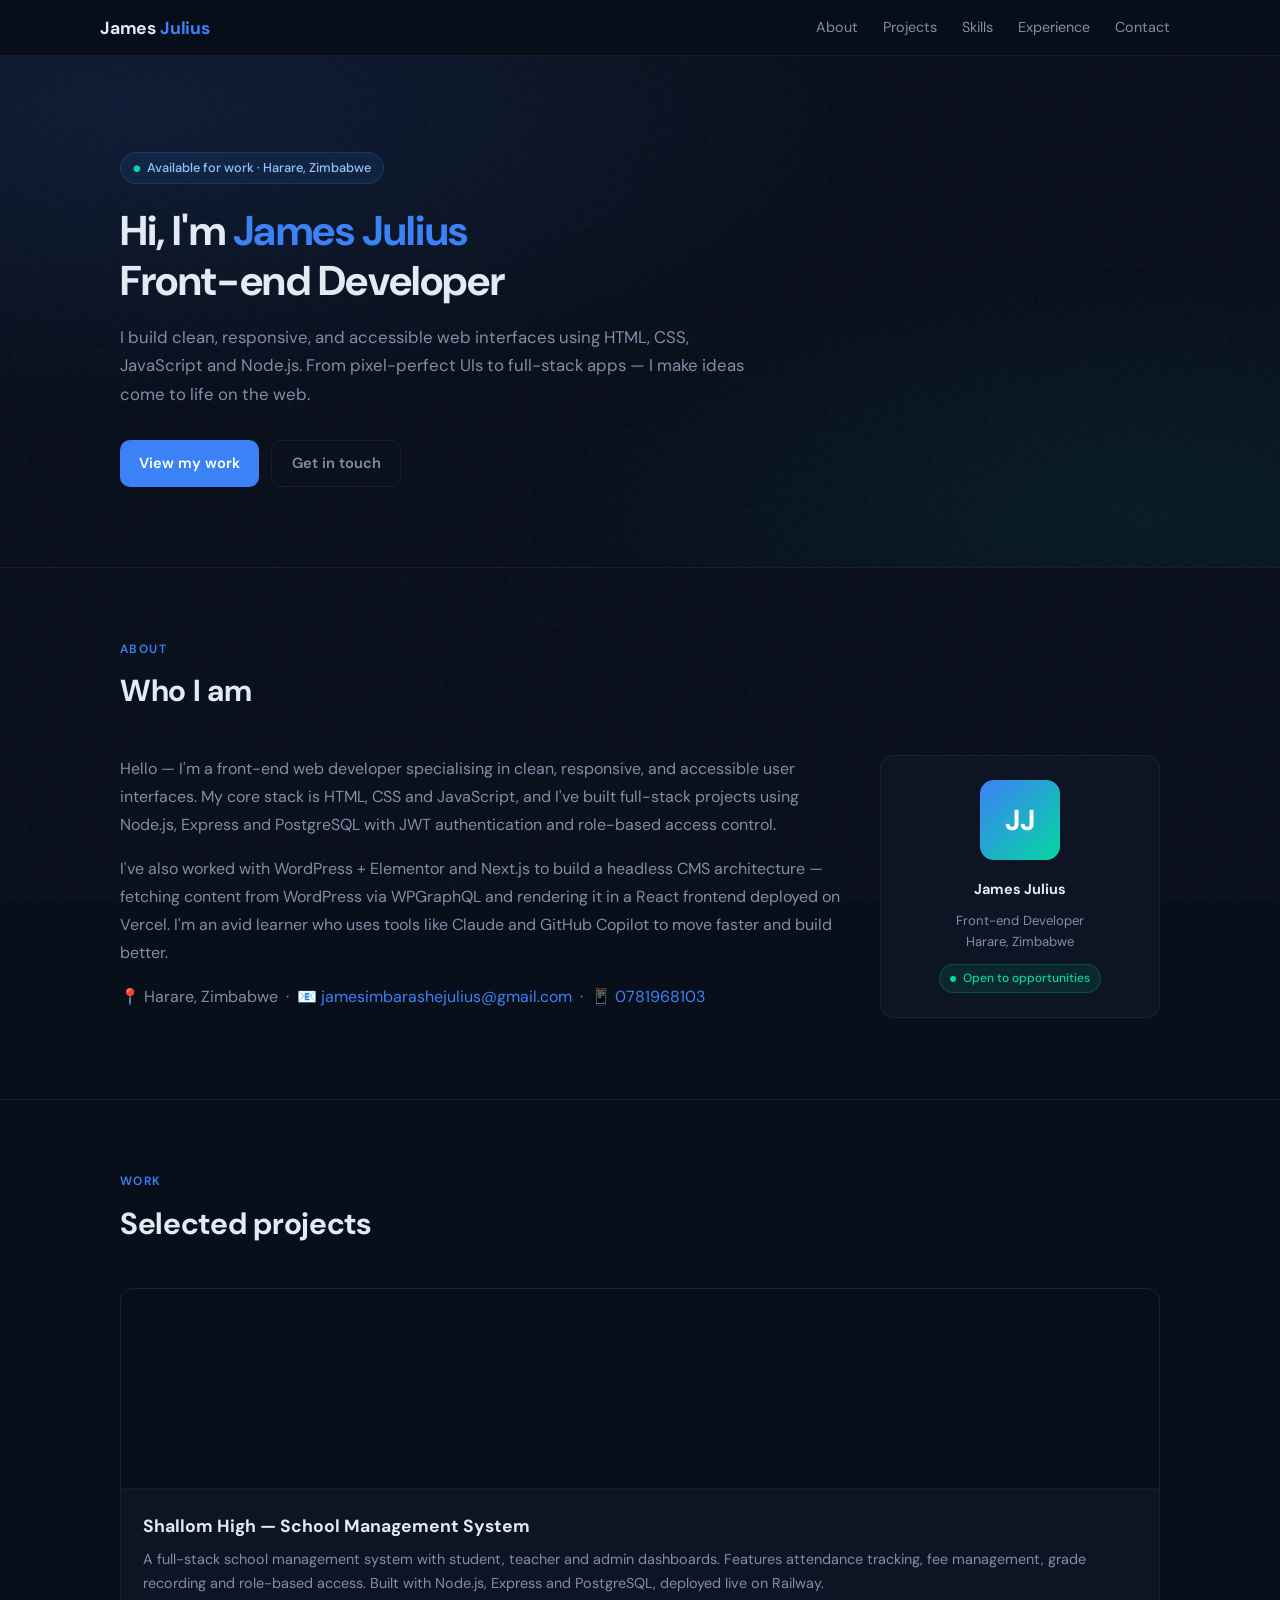
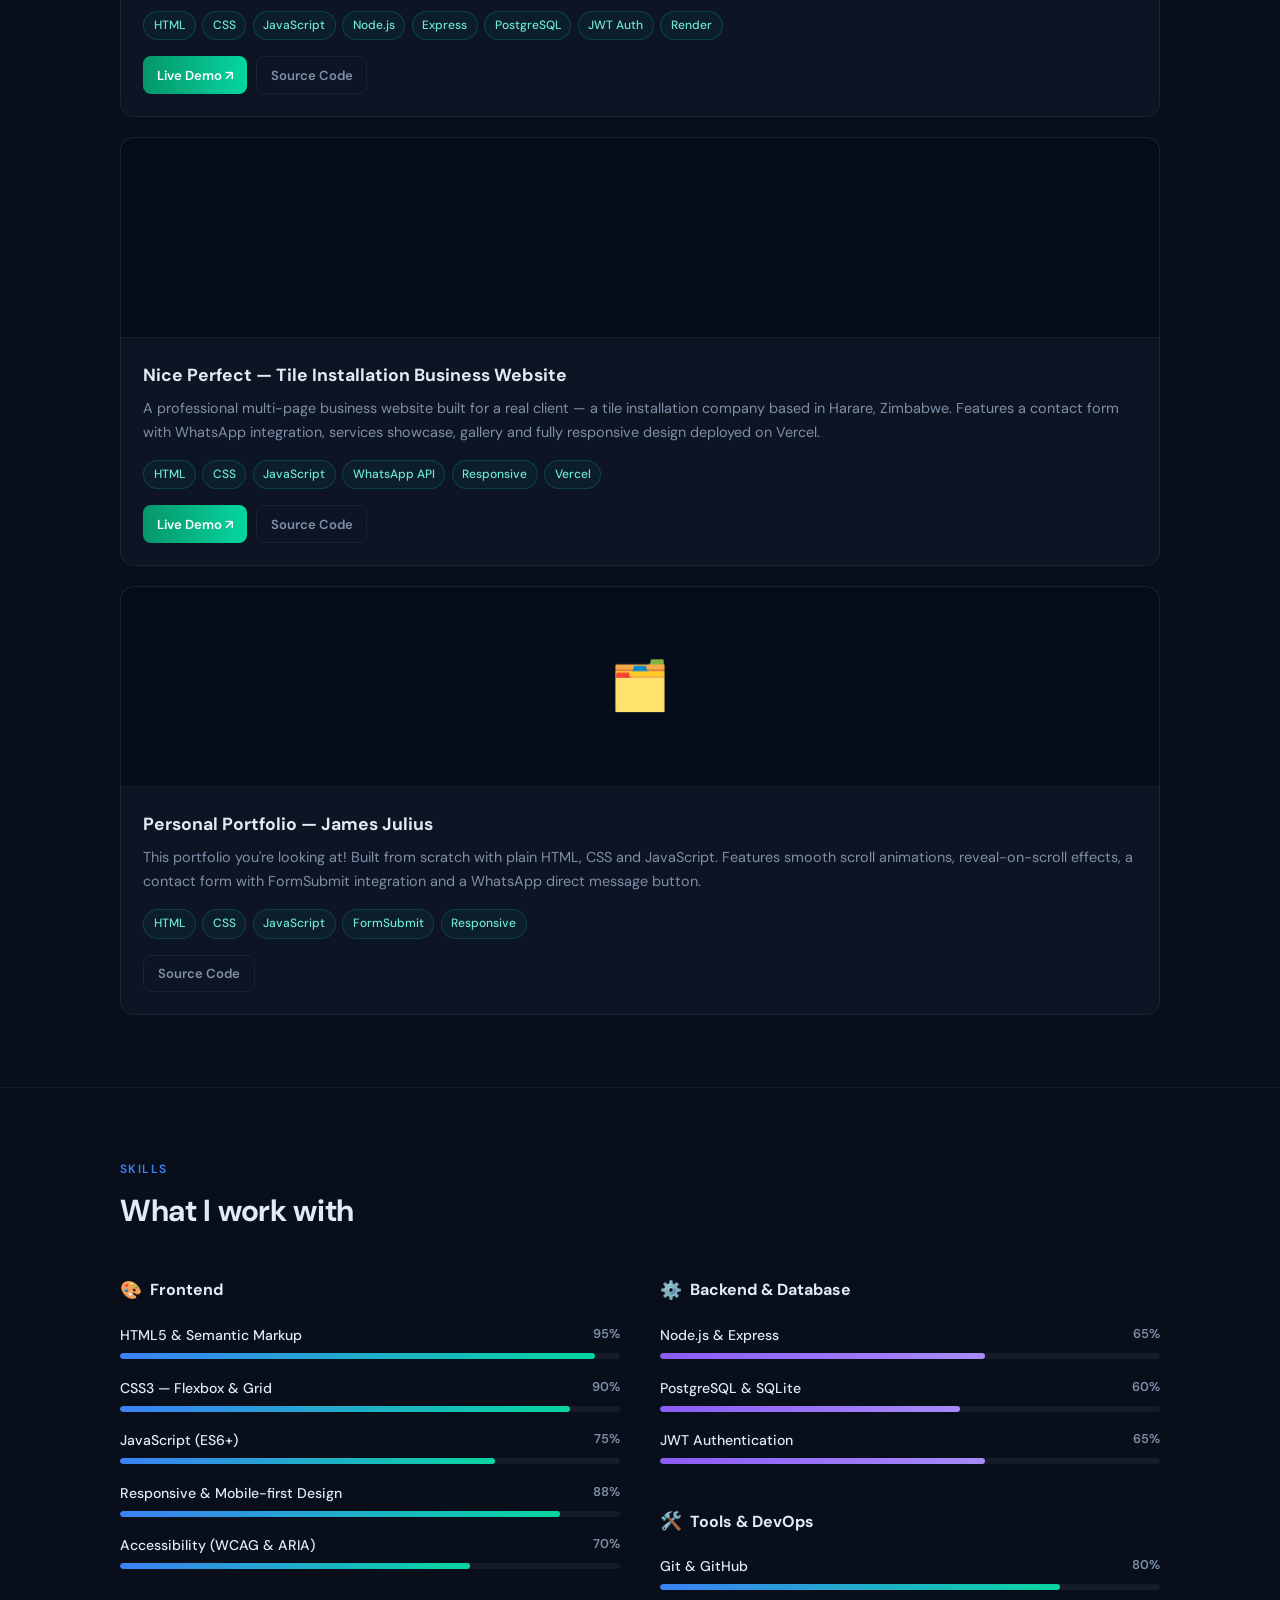
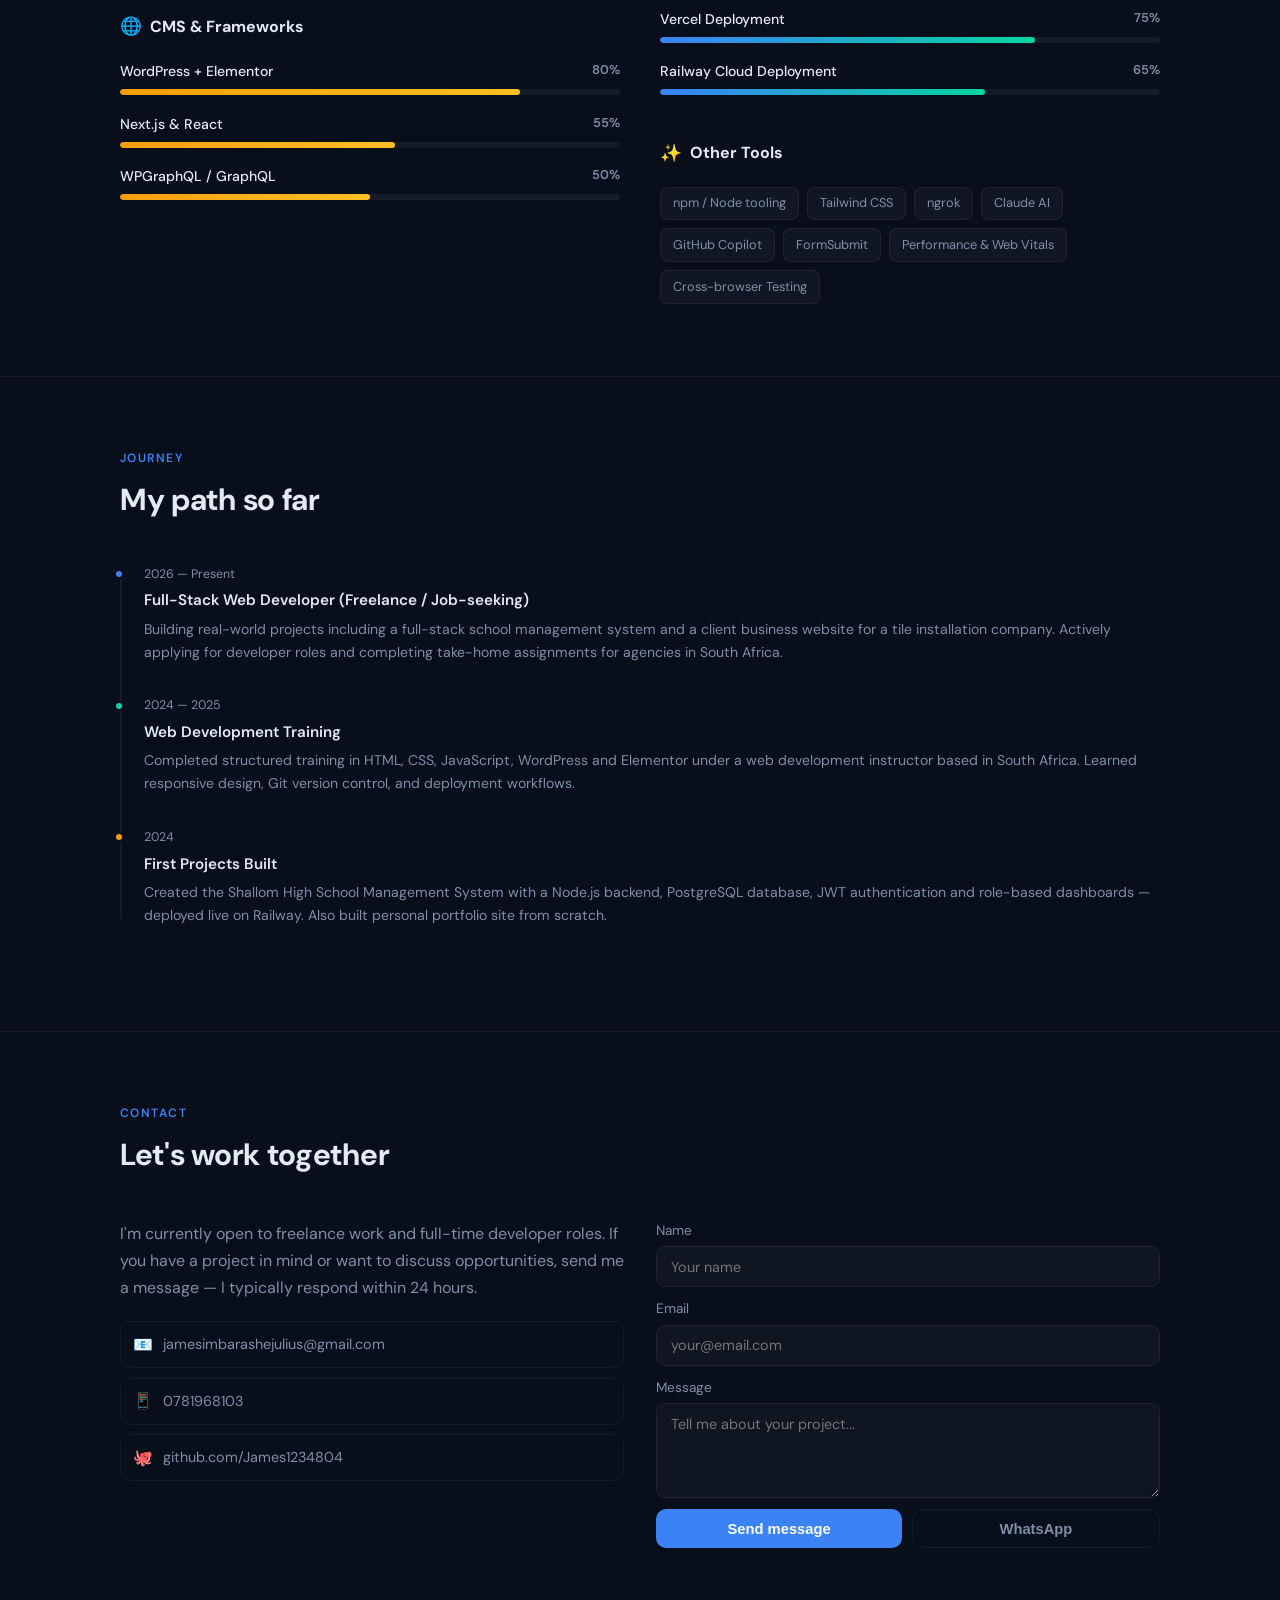
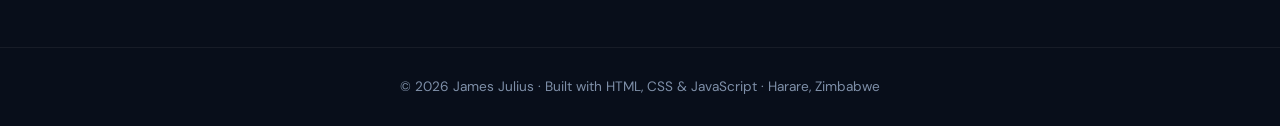
<file: index.html>
<!doctype html>
<html lang="en">
<head>
  <meta charset="utf-8" />
  <meta name="viewport" content="width=device-width, initial-scale=1" />
  <title>James Julius — Front-end Developer</title>
  <link rel="preconnect" href="https://fonts.googleapis.com">
  <link rel="preconnect" href="https://fonts.gstatic.com" crossorigin>
  <link href="https://fonts.googleapis.com/css2?family=DM+Sans:wght@300;400;500;600;700&display=swap" rel="stylesheet">
  <meta name="description" content="James Julius — Front-end Developer based in Harare, Zimbabwe." />
  <link rel="stylesheet" href="styles.css" />
</head>
<body>

  <!-- HEADER -->
  <header class="site-header">
    <div class="container header-inner">
      <a class="logo" href="#">James <span>Julius</span></a>
      <button class="nav-toggle" aria-label="Open navigation" aria-expanded="false">☰</button>
      <nav class="site-nav" id="site-nav">
        <ul>
          <li><a href="#about">About</a></li>
          <li><a href="#projects">Projects</a></li>
          <li><a href="#skills">Skills</a></li>
          <li><a href="#experience">Experience</a></li>
          <li><a href="#contact">Contact</a></li>
        </ul>
      </nav>
    </div>
  </header>

  <main>

    <!-- HERO -->
    <section class="hero reveal">
      <div class="hero-bg"></div>
      <div class="container">
        <div class="hero-badge">Available for work · Harare, Zimbabwe</div>
        <h1>Hi, I'm <span class="name">James Julius</span><br>Front-end Developer</h1>
        <p class="lead">I build clean, responsive, and accessible web interfaces using HTML, CSS, JavaScript and Node.js. From pixel-perfect UIs to full-stack apps — I make ideas come to life on the web.</p>
        <div class="hero-ctas">
          <a class="btn" href="#projects">View my work</a>
          <a class="btn btn-ghost" href="#contact">Get in touch</a>
        </div>
      </div>
    </section>

    <div class="divider"></div>

    <!-- ABOUT -->
    <section id="about" class="section reveal">
      <div class="container">
        <p class="section-label">About</p>
        <h2 class="section-title">Who I am</h2>
        <div class="about-grid">
          <div class="about-text">
            <p>Hello — I'm a front-end web developer specialising in clean, responsive, and accessible user interfaces. My core stack is HTML, CSS and JavaScript, and I've built full-stack projects using Node.js, Express and PostgreSQL with JWT authentication and role-based access control.</p>
            <p>I've also worked with WordPress + Elementor and Next.js to build a headless CMS architecture — fetching content from WordPress via WPGraphQL and rendering it in a React frontend deployed on Vercel. I'm an avid learner who uses tools like Claude and GitHub Copilot to move faster and build better.</p>
            <p>📍 Harare, Zimbabwe &nbsp;·&nbsp; 📧 <a href="mailto:jamesimbarashejulius@gmail.com">jamesimbarashejulius@gmail.com</a> &nbsp;·&nbsp; 📱 <a href="tel:0781968103">0781968103</a></p>
          </div>
          <div class="about-card">
            <div class="avatar">JJ</div>
            <strong>James Julius</strong>
            <p>Front-end Developer<br>Harare, Zimbabwe</p>
            <div class="status-dot">Open to opportunities</div>
          </div>
        </div>
      </div>
    </section>

    <div class="divider"></div>

    <!-- PROJECTS -->
    <section id="projects" class="section reveal">
      <div class="container">
        <p class="section-label">Work</p>
        <h2 class="section-title">Selected projects</h2>
        <div class="projects-grid">

          <!-- Shallom School System -->
          <article class="project-card">
            <div class="project-preview">
              <iframe src="https://shallom-high-elite.onrender.com/login.html" title="Shallom School System live preview" loading="lazy" sandbox="allow-scripts allow-same-origin allow-forms"></iframe>
            </div>
            <div class="project-body">
              <h3>Shallom High — School Management System</h3>
              <p>A full-stack school management system with student, teacher and admin dashboards. Features attendance tracking, fee management, grade recording and role-based access. Built with Node.js, Express and PostgreSQL, deployed live on Railway.</p>
              <div class="tags">
                <span class="tag">HTML</span><span class="tag">CSS</span><span class="tag">JavaScript</span>
                <span class="tag">Node.js</span><span class="tag">Express</span><span class="tag">PostgreSQL</span>
                <span class="tag">JWT Auth</span><span class="tag">Render</span>
              </div>
              <div class="project-links">
                <a class="btn btn-sm btn-green" href="https://shallom-high-elite.onrender.com/login.html" target="_blank" rel="noopener">Live Demo ↗</a>
                <a class="btn btn-sm btn-ghost" href="https://github.com/James1234804/step-by-step" target="_blank" rel="noopener">Source Code</a>
              </div>
            </div>
          </article>

          <!-- Nice Perfect Tile Installation -->
          <article class="project-card">
            <div class="project-preview">
              <iframe src="https://nice-perfect.vercel.app" title="Nice Perfect Tile Installation live preview" loading="lazy" sandbox="allow-scripts allow-same-origin allow-forms"></iframe>
            </div>
            <div class="project-body">
              <h3>Nice Perfect — Tile Installation Business Website</h3>
              <p>A professional multi-page business website built for a real client — a tile installation company based in Harare, Zimbabwe. Features a contact form with WhatsApp integration, services showcase, gallery and fully responsive design deployed on Vercel.</p>
              <div class="tags">
                <span class="tag">HTML</span><span class="tag">CSS</span><span class="tag">JavaScript</span>
                <span class="tag">WhatsApp API</span><span class="tag">Responsive</span><span class="tag">Vercel</span>
              </div>
              <div class="project-links">
                <a class="btn btn-sm btn-green" href="https://nice-perfect.vercel.app" target="_blank" rel="noopener">Live Demo ↗</a>
                <a class="btn btn-sm btn-ghost" href="https://github.com/James1234804/nice-perfect" target="_blank" rel="noopener">Source Code</a>
              </div>
            </div>
          </article>

          <!-- Personal Portfolio -->
          <article class="project-card">
            <div class="project-preview">
              <div class="project-preview-placeholder">🗂️</div>
            </div>
            <div class="project-body">
              <h3>Personal Portfolio — James Julius</h3>
              <p>This portfolio you're looking at! Built from scratch with plain HTML, CSS and JavaScript. Features smooth scroll animations, reveal-on-scroll effects, a contact form with FormSubmit integration and a WhatsApp direct message button.</p>
              <div class="tags">
                <span class="tag">HTML</span><span class="tag">CSS</span><span class="tag">JavaScript</span>
                <span class="tag">FormSubmit</span><span class="tag">Responsive</span>
              </div>
              <div class="project-links">
                <a class="btn btn-sm btn-ghost" href="https://github.com/James1234804/personal-portifilio" target="_blank" rel="noopener">Source Code</a>
              </div>
            </div>
          </article>

        </div>
      </div>
    </section>

    <div class="divider"></div>

    <!-- SKILLS -->
    <section id="skills" class="section reveal">
      <div class="container">
        <p class="section-label">Skills</p>
        <h2 class="section-title">What I work with</h2>
        <div class="skills-layout">

          <!-- Left column -->
          <div>
            <p class="skill-group-title"><span>🎨</span> Frontend</p>

            <div class="skill-bar-item">
              <div class="skill-bar-header">
                <span class="skill-name">HTML5 &amp; Semantic Markup</span>
                <span class="skill-pct">95%</span>
              </div>
              <div class="skill-track"><div class="skill-fill" data-pct="95"></div></div>
            </div>
            <div class="skill-bar-item">
              <div class="skill-bar-header">
                <span class="skill-name">CSS3 — Flexbox &amp; Grid</span>
                <span class="skill-pct">90%</span>
              </div>
              <div class="skill-track"><div class="skill-fill" data-pct="90"></div></div>
            </div>
            <div class="skill-bar-item">
              <div class="skill-bar-header">
                <span class="skill-name">JavaScript (ES6+)</span>
                <span class="skill-pct">75%</span>
              </div>
              <div class="skill-track"><div class="skill-fill" data-pct="75"></div></div>
            </div>
            <div class="skill-bar-item">
              <div class="skill-bar-header">
                <span class="skill-name">Responsive &amp; Mobile-first Design</span>
                <span class="skill-pct">88%</span>
              </div>
              <div class="skill-track"><div class="skill-fill" data-pct="88"></div></div>
            </div>
            <div class="skill-bar-item">
              <div class="skill-bar-header">
                <span class="skill-name">Accessibility (WCAG &amp; ARIA)</span>
                <span class="skill-pct">70%</span>
              </div>
              <div class="skill-track"><div class="skill-fill" data-pct="70"></div></div>
            </div>

            <br>
            <p class="skill-group-title"><span>🌐</span> CMS &amp; Frameworks</p>

            <div class="skill-bar-item">
              <div class="skill-bar-header">
                <span class="skill-name">WordPress + Elementor</span>
                <span class="skill-pct">80%</span>
              </div>
              <div class="skill-track"><div class="skill-fill amber" data-pct="80"></div></div>
            </div>
            <div class="skill-bar-item">
              <div class="skill-bar-header">
                <span class="skill-name">Next.js &amp; React</span>
                <span class="skill-pct">55%</span>
              </div>
              <div class="skill-track"><div class="skill-fill amber" data-pct="55"></div></div>
            </div>
            <div class="skill-bar-item">
              <div class="skill-bar-header">
                <span class="skill-name">WPGraphQL / GraphQL</span>
                <span class="skill-pct">50%</span>
              </div>
              <div class="skill-track"><div class="skill-fill amber" data-pct="50"></div></div>
            </div>
          </div>

          <!-- Right column -->
          <div>
            <p class="skill-group-title"><span>⚙️</span> Backend &amp; Database</p>

            <div class="skill-bar-item">
              <div class="skill-bar-header">
                <span class="skill-name">Node.js &amp; Express</span>
                <span class="skill-pct">65%</span>
              </div>
              <div class="skill-track"><div class="skill-fill purple" data-pct="65"></div></div>
            </div>
            <div class="skill-bar-item">
              <div class="skill-bar-header">
                <span class="skill-name">PostgreSQL &amp; SQLite</span>
                <span class="skill-pct">60%</span>
              </div>
              <div class="skill-track"><div class="skill-fill purple" data-pct="60"></div></div>
            </div>
            <div class="skill-bar-item">
              <div class="skill-bar-header">
                <span class="skill-name">JWT Authentication</span>
                <span class="skill-pct">65%</span>
              </div>
              <div class="skill-track"><div class="skill-fill purple" data-pct="65"></div></div>
            </div>

            <br>
            <p class="skill-group-title"><span>🛠️</span> Tools &amp; DevOps</p>

            <div class="skill-bar-item">
              <div class="skill-bar-header">
                <span class="skill-name">Git &amp; GitHub</span>
                <span class="skill-pct">80%</span>
              </div>
              <div class="skill-track"><div class="skill-fill" data-pct="80"></div></div>
            </div>
            <div class="skill-bar-item">
              <div class="skill-bar-header">
                <span class="skill-name">Vercel Deployment</span>
                <span class="skill-pct">75%</span>
              </div>
              <div class="skill-track"><div class="skill-fill" data-pct="75"></div></div>
            </div>
            <div class="skill-bar-item">
              <div class="skill-bar-header">
                <span class="skill-name">Railway Cloud Deployment</span>
                <span class="skill-pct">65%</span>
              </div>
              <div class="skill-track"><div class="skill-fill" data-pct="65"></div></div>
            </div>

            <br>
            <p class="skill-group-title"><span>✨</span> Other Tools</p>
            <div class="tools-grid">
              <span class="tool-pill">npm / Node tooling</span>
              <span class="tool-pill">Tailwind CSS</span>
              <span class="tool-pill">ngrok</span>
              <span class="tool-pill">Claude AI</span>
              <span class="tool-pill">GitHub Copilot</span>
              <span class="tool-pill">FormSubmit</span>
              <span class="tool-pill">Performance & Web Vitals</span>
              <span class="tool-pill">Cross-browser Testing</span>
            </div>
          </div>

        </div>
      </div>
    </section>

    <div class="divider"></div>

    <!-- EXPERIENCE / JOURNEY -->
    <section id="experience" class="section reveal">
      <div class="container">
        <p class="section-label">Journey</p>
        <h2 class="section-title">My path so far</h2>
        <div class="timeline">

          <div class="timeline-item">
            <div class="timeline-dot"></div>
            <p class="timeline-date">2026 — Present</p>
            <p class="timeline-title">Full-Stack Web Developer (Freelance / Job-seeking)</p>
            <p class="timeline-desc">Building real-world projects including a full-stack school management system and a client business website for a tile installation company. Actively applying for developer roles and completing take-home assignments for agencies in South Africa.</p>
          </div>

          <div class="timeline-item">
            <div class="timeline-dot" style="background:var(--accent2)"></div>
            <p class="timeline-date">2024 — 2025</p>
            <p class="timeline-title">Web Development Training</p>
            <p class="timeline-desc">Completed structured training in HTML, CSS, JavaScript, WordPress and Elementor under a web development instructor based in South Africa. Learned responsive design, Git version control, and deployment workflows.</p>
          </div>

          <div class="timeline-item">
            <div class="timeline-dot" style="background:var(--accent3)"></div>
            <p class="timeline-date">2024</p>
            <p class="timeline-title">First Projects Built</p>
            <p class="timeline-desc">Created the Shallom High School Management System with a Node.js backend, PostgreSQL database, JWT authentication and role-based dashboards — deployed live on Railway. Also built personal portfolio site from scratch.</p>
          </div>

        </div>
      </div>
    </section>

    <div class="divider"></div>

    <!-- CONTACT -->
    <section id="contact" class="section reveal">
      <div class="container">
        <p class="section-label">Contact</p>
        <h2 class="section-title">Let's work together</h2>
        <div class="contact-wrapper">
          <div class="contact-info">
            <p>I'm currently open to freelance work and full-time developer roles. If you have a project in mind or want to discuss opportunities, send me a message — I typically respond within 24 hours.</p>
            <div class="contact-links">
              <a class="contact-link" href="mailto:jamesimbarashejulius@gmail.com">
                <span class="icon">📧</span> jamesimbarashejulius@gmail.com
              </a>
              <a class="contact-link" href="tel:0781968103">
                <span class="icon">📱</span> 0781968103
              </a>
              <a class="contact-link" href="https://github.com/James1234804" target="_blank" rel="noopener">
                <span class="icon">🐙</span> github.com/James1234804
              </a>
            </div>
          </div>
          <form id="contact-form" class="contact-form" action="https://formsubmit.co/jamesimbarashejulius@gmail.com" method="POST" target="_blank">
            <input type="hidden" name="_captcha" value="false">
            <input type="hidden" name="_subject" value="New portfolio message">
            <label>
              Name
              <input type="text" name="name" id="name" required placeholder="Your name" />
            </label>
            <label>
              Email
              <input type="email" name="email" id="email" required placeholder="your@email.com" />
            </label>
            <label>
              Message
              <textarea name="message" id="message" rows="4" required placeholder="Tell me about your project..."></textarea>
            </label>
            <div class="form-row">
              <button class="btn" id="submit-btn" type="submit">Send message</button>
              <button class="btn btn-ghost" id="whatsapp-btn" type="button">WhatsApp</button>
            </div>
            <p id="form-status" class="form-status" aria-live="polite"></p>
          </form>
        </div>
      </div>
    </section>

  </main>

  <footer class="site-footer">
    <div class="container">
      <p>© <span id="year"></span> James Julius · Built with HTML, CSS &amp; JavaScript · Harare, Zimbabwe</p>
    </div>
  </footer>

  <script src="script.js" defer></script>
</body>
</html>
</file>
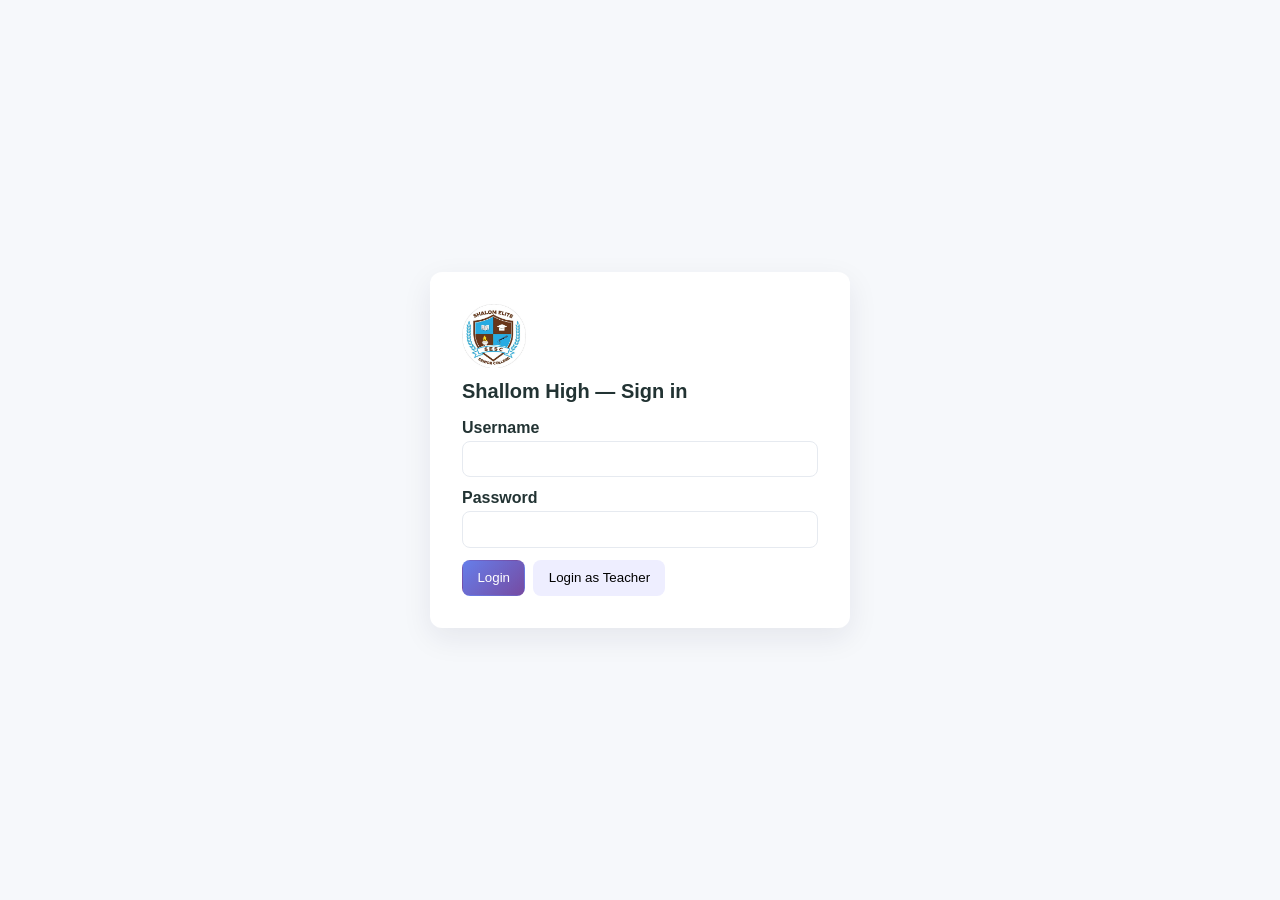
<file: login.html>
<!doctype html>
<html lang="en">
<head>
  <meta charset="utf-8">
  <meta name="viewport" content="width=device-width,initial-scale=1">
  <title>Login — Shallom High</title>
  <link rel="stylesheet" href="login.css">
</head>
<body>
  <main class="login-container">
    <div class="card">
      <img src="shallom-logo.jpeg" alt="logo" class="logo">
      <h1>Shallom High — Sign in</h1>

      <div class="form-row">
        <label>Username</label>
        <input id="loginUser" type="text" autocomplete="username">
      </div>
      <div class="form-row">
        <label>Password</label>
        <input id="loginPass" type="password" autocomplete="current-password">
      </div>
      <div class="actions">
        <button id="btnLogin" class="btn primary">Login</button>
        <button id="btnTeacherLogin" class="btn">Login as Teacher</button>
      </div>
    </div>
  </main>
  <script src="login.js"></script>
</body>
</html>
</file>
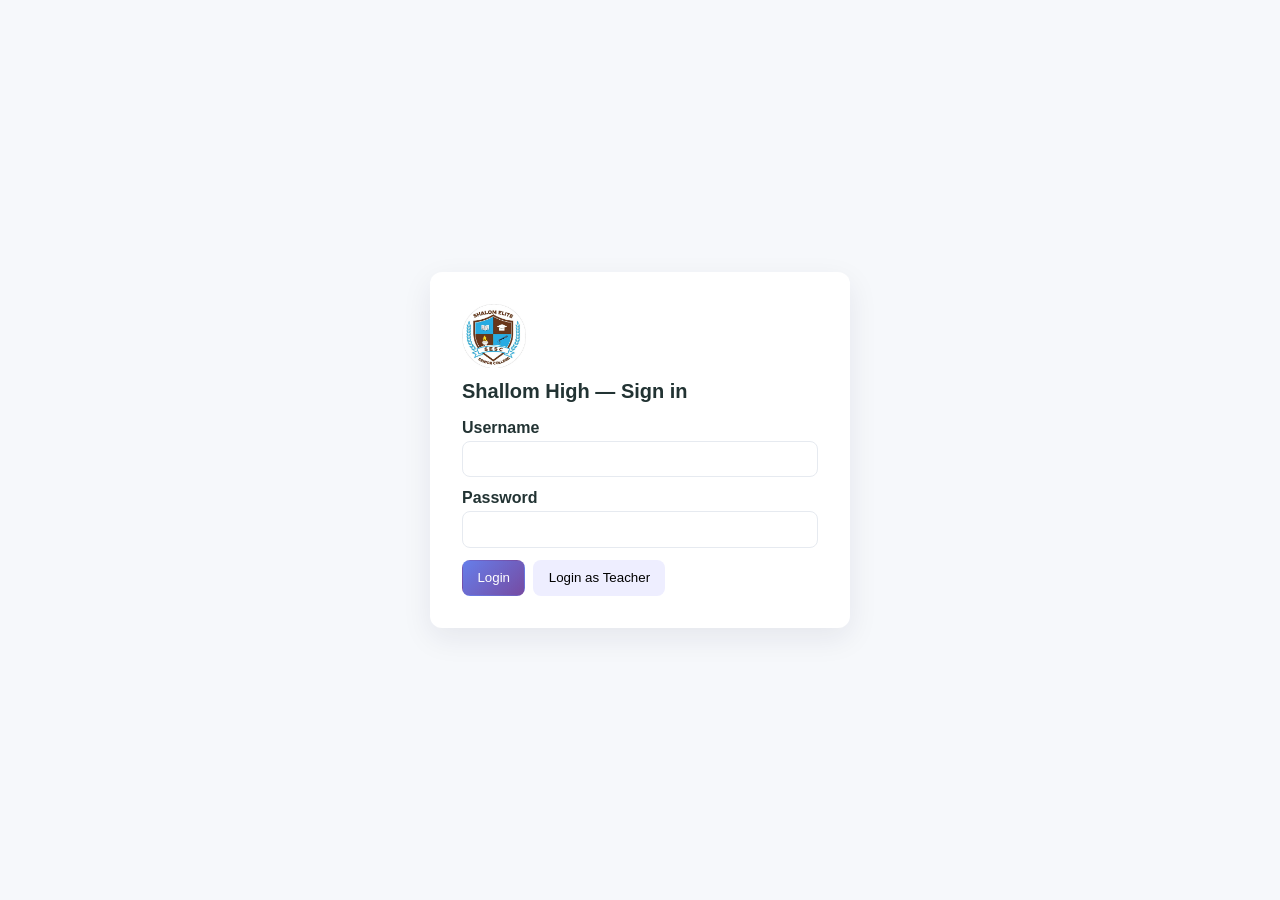
<file: teacher.html>
<!doctype html>
<html lang="en">
<head>
  <meta charset="utf-8">
  <meta name="viewport" content="width=device-width,initial-scale=1">
  <title>Teacher Dashboard — Shallom High</title>
  <link rel="stylesheet" href="teacher.css">
</head>
<body>
  <nav class="teacher-nav">
    <div class="nav-left">
      <img src="shallom-logo.jpeg" class="logo" alt="logo">
      <h1>Teacher Dashboard</h1>
    </div>
    <div class="nav-right">
      <span id="teacherName">Teacher</span>
      <span id="teacherClassInfo" style="margin-left:12px; font-weight:600; color:#444;"></span>
      <button id="btnTeacherBack" class="btn">Main Dashboard</button>
      <button id="btnTeacherLogout" class="btn">Logout</button>
    </div>
  </nav>

  <main class="teacher-main">
    <div class="tabs">
      <button class="tab active" data-tab="timetable">Timetable</button>
      <button class="tab" data-tab="attendance">Attendance</button>
    </div>

    <div class="card" id="teacherStudentsCard" style="margin:1rem 0;">
      <div class="card-header"><h3>My Students</h3></div>
      <div class="card-body">
        <ul id="teacherStudentsList" style="list-style:none; padding:0; margin:0;"></ul>
      </div>
    </div>

    <section id="timetable" class="tab-section active">
      <h2>My Timetable</h2>
      <div class="card">
        <div class="card-header">
          <h3>Assigned Classes</h3>
          <p id="ttClassCount" style="margin:0.5rem 0 0 0; color:#666; font-size:0.9em;"></p>
        </div>
        <table class="table">
          <thead>
            <tr><th>Class</th><th>Day</th><th>Start</th><th>End</th><th>Subject</th></tr>
          </thead>
          <tbody id="ttBody"></tbody>
        </table>
      </div>


    </section>



    <section id="attendance" class="tab-section">
      <h2>Attendance</h2>
      <div class="card small">
        <form id="attForm">
          <div class="form-row"><label>Date</label><input id="attDate" type="date" required></div>
          <div class="form-row"><label>Class</label>
            <select id="attClassSelect" required>
              <option value="">Select Class</option>
            </select>
          </div>
          <div class="form-actions"><button type="button" id="attLoadBtn" class="btn primary">Load Students</button></div>
        </form>
      </div>

      <div class="card" id="attMarkingCard" style="display:none;">
        <div class="card-header">
          <h3>Mark Attendance</h3>
          <p id="attMarkingInfo" style="margin:0; color:#666; font-size:0.9em;"></p>
        </div>
        <div id="attStudentMarkingList" style="max-height:400px; overflow-y:auto; background:#f9f9f9; border:1px solid #ddd; border-radius:6px; padding:0.5rem;"></div>
        <div class="form-actions" style="margin-top:1rem; gap:0.5rem; display:flex;">
          <button type="button" id="attSaveBtn" class="btn primary">Save Attendance</button>
          <button type="button" id="attCancelBtn" class="btn">Cancel</button>
        </div>
      </div>
      <style>
        .att-item { display:flex; align-items:center; padding:10px; border-bottom:1px solid #eee; gap:10px; }
        .att-item input[type="checkbox"] { width:18px; height:18px; cursor:pointer; }
        .att-item input[type="checkbox"]:checked + label { color:#43e97b; font-weight:600; }
        .att-item input[type="checkbox"]:not(:checked) + label { color:#ffa502; font-weight:600; }
        .att-item label { margin:0; flex:1; cursor:pointer; }
        .att-status-badge { padding:2px 8px; border-radius:12px; font-size:0.8em; font-weight:600; }
        .att-status-present { background-color:#c8f7dc; color:#118854; }
        .att-status-absent { background-color:#ffe4cc; color:#cc6600; }
      </style>

      <div class="card" style="margin-top:2rem;">
        <div class="card-header">
          <h3>Attendance Records</h3>
          <div id="dayFilterButtons" style="margin-top:0.5rem; display:flex; gap:0.5rem; flex-wrap:wrap;">
            <button type="button" class="day-btn" data-day="all" style="background:#667eea; color:white; padding:6px 12px; border:none; border-radius:4px; cursor:pointer; font-weight:600; font-size:0.9em;">All Days</button>
            <button type="button" class="day-btn" data-day="Monday" style="padding:6px 12px; border:1px solid #ddd; border-radius:4px; cursor:pointer; background:white;">Monday</button>
            <button type="button" class="day-btn" data-day="Tuesday" style="padding:6px 12px; border:1px solid #ddd; border-radius:4px; cursor:pointer; background:white;">Tuesday</button>
            <button type="button" class="day-btn" data-day="Wednesday" style="padding:6px 12px; border:1px solid #ddd; border-radius:4px; cursor:pointer; background:white;">Wednesday</button>
            <button type="button" class="day-btn" data-day="Thursday" style="padding:6px 12px; border:1px solid #ddd; border-radius:4px; cursor:pointer; background:white;">Thursday</button>
            <button type="button" class="day-btn" data-day="Friday" style="padding:6px 12px; border:1px solid #ddd; border-radius:4px; cursor:pointer; background:white;">Friday</button>
            <button type="button" class="day-btn" data-day="Saturday" style="padding:6px 12px; border:1px solid #ddd; border-radius:4px; cursor:pointer; background:white;">Saturday</button>
            <button type="button" class="day-btn" data-day="Sunday" style="padding:6px 12px; border:1px solid #ddd; border-radius:4px; cursor:pointer; background:white;">Sunday</button>
          </div>
        </div>
        <table class="table">
          <thead><tr><th>Date</th><th>Student</th><th>Class</th><th>Status</th><th>Teacher</th></tr></thead>
          <tbody id="attBody"></tbody>
        </table>
      </div>
    </section>

  </main>

  <script src="teacher.js"></script>
</body>
</html>
</file>
<file: styles.css>
:root {
  --bg: #080e1a;
  --card: #0d1525;
  --card2: #111d30;
  --muted: #7e8fa8;
  --accent: #3b82f6;
  --accent2: #06d6a0;
  --accent3: #f59e0b;
  --text: #e2eaf4;
  --border: rgba(255,255,255,0.06);
  --radius: 14px;
}
*, *::before, *::after { box-sizing: border-box; margin: 0; padding: 0; }
html { scroll-behavior: smooth; }
body {
  font-family: 'DM Sans', system-ui, sans-serif;
  background: var(--bg);
  color: var(--text);
  -webkit-font-smoothing: antialiased;
  line-height: 1.6;
  overflow-x: hidden;
}

/* ── NOISE OVERLAY ── */
body::before {
  content: '';
  position: fixed; inset: 0;
  background-image: url("data:image/svg+xml,%3Csvg viewBox='0 0 200 200' xmlns='http://www.w3.org/2000/svg'%3E%3Cfilter id='n'%3E%3CfeTurbulence type='fractalNoise' baseFrequency='0.9' numOctaves='4' stitchTiles='stitch'/%3E%3C/filter%3E%3Crect width='100%25' height='100%25' filter='url(%23n)' opacity='0.03'/%3E%3C/svg%3E");
  pointer-events: none; z-index: 0;
}

.container { max-width: 1080px; margin: 0 auto; padding: 0 1.25rem; position: relative; z-index: 1; }

/* ── HEADER ── */
.site-header {
  position: sticky; top: 0; z-index: 100;
  background: rgba(8,14,26,0.8);
  backdrop-filter: blur(12px);
  border-bottom: 1px solid var(--border);
}
.header-inner {
  display: flex; align-items: center; justify-content: space-between;
  padding: 0.85rem 0;
}
.logo {
  font-family: 'DM Sans', sans-serif;
  font-weight: 700; font-size: 1.1rem;
  color: var(--text); text-decoration: none;
  letter-spacing: -0.01em;
}
.logo span { color: var(--accent); }
.nav-toggle { display: none; background: none; border: 0; color: var(--text); font-size: 1.4rem; cursor: pointer; }
.site-nav ul { display: flex; gap: 0.25rem; list-style: none; }
.site-nav a {
  color: var(--muted); text-decoration: none; padding: 0.4rem 0.65rem;
  border-radius: 8px; font-size: 0.9rem; transition: color .2s, background .2s;
}
.site-nav a:hover { color: var(--text); background: rgba(255,255,255,0.05); }

/* ── HERO ── */
.hero {
  padding: 6rem 0 5rem;
  position: relative; overflow: hidden;
}
.hero-bg {
  position: absolute; inset: 0; pointer-events: none;
  background:
    radial-gradient(ellipse 60% 60% at 10% 10%, rgba(59,130,246,0.12), transparent),
    radial-gradient(ellipse 50% 50% at 90% 90%, rgba(6,214,160,0.07), transparent);
}
.hero-badge {
  display: inline-flex; align-items: center; gap: 0.4rem;
  background: rgba(59,130,246,0.1); border: 1px solid rgba(59,130,246,0.2);
  color: #93c5fd; padding: 0.3rem 0.75rem; border-radius: 999px;
  font-size: 0.8rem; font-weight: 500; margin-bottom: 1.4rem;
}
.hero-badge::before { content: '●'; font-size: 0.55rem; color: var(--accent2); animation: blink 2s infinite; }
@keyframes blink { 0%,100%{opacity:1} 50%{opacity:0.3} }
.hero h1 {
  font-family: 'DM Sans', sans-serif; font-weight: 700;
  font-size: clamp(1.8rem, 4vw, 2.6rem);
  line-height: 1.2; letter-spacing: -0.01em;
  margin-bottom: 1rem;
}
.hero h1 .name { color: var(--accent); }
.hero .lead {
  font-size: 1.05rem; color: var(--muted);
  max-width: 52ch; margin-bottom: 2rem; line-height: 1.7;
}
.hero-ctas { display: flex; gap: 0.75rem; flex-wrap: wrap; }

/* ── BUTTONS ── */
.btn {
  display: inline-flex; align-items: center; gap: 0.4rem;
  background: var(--accent); color: white;
  padding: 0.65rem 1.2rem; border-radius: 10px;
  font-weight: 600; font-size: 0.92rem; text-decoration: none; border: 0;
  transition: transform .2s, box-shadow .2s;
  cursor: pointer;
}
.btn:hover { transform: translateY(-2px); box-shadow: 0 8px 24px rgba(59,130,246,0.3); }
.btn-ghost {
  background: transparent; border: 1px solid var(--border); color: var(--muted);
}
.btn-ghost:hover { background: rgba(255,255,255,0.04); box-shadow: none; color: var(--text); }
.btn-sm { padding: 0.45rem 0.85rem; font-size: 0.82rem; border-radius: 8px; }
.btn-green { background: linear-gradient(90deg,#059669,#06d6a0); }
.btn-green:hover { box-shadow: 0 8px 20px rgba(6,214,160,0.25); }

/* ── SECTION COMMONS ── */
.section { padding: 4.5rem 0; }
.section-label {
  font-size: 0.75rem; font-weight: 600; letter-spacing: 0.12em;
  text-transform: uppercase; color: var(--accent); margin-bottom: 0.5rem;
}
.section-title {
  font-family: 'DM Sans', sans-serif; font-weight: 700;
  font-size: clamp(1.4rem, 2.5vw, 1.9rem);
  letter-spacing: -0.01em; margin-bottom: 2.5rem;
}
.divider { height: 1px; background: var(--border); }

/* ── ABOUT ── */
.about-grid { display: grid; grid-template-columns: 1fr 280px; gap: 2rem; align-items: start; }
.about-text p { color: var(--muted); margin-bottom: 1rem; line-height: 1.75; }
.about-text p a { color: var(--accent); text-decoration: none; }
.about-text p a:hover { text-decoration: underline; }
.about-card {
  background: var(--card); border: 1px solid var(--border);
  border-radius: var(--radius); padding: 1.5rem; text-align: center;
}
.avatar {
  width: 80px; height: 80px; border-radius: 14px; margin: 0 auto 1rem;
  background: linear-gradient(135deg, var(--accent), var(--accent2));
  display: flex; align-items: center; justify-content: center;
  font-family: 'DM Sans', sans-serif; font-size: 1.8rem; font-weight: 700; color: white;
}
.about-card strong { font-size: 0.9rem; color: var(--text); }
.about-card p { font-size: 0.82rem; color: var(--muted); margin-top: 0.5rem; }
.status-dot {
  display: inline-flex; align-items: center; gap: 0.4rem;
  background: rgba(6,214,160,0.1); border: 1px solid rgba(6,214,160,0.2);
  color: var(--accent2); padding: 0.25rem 0.6rem; border-radius: 999px;
  font-size: 0.75rem; font-weight: 500; margin-top: 0.75rem;
}
.status-dot::before { content: '●'; font-size: 0.5rem; animation: blink 2s infinite; }

/* ── PROJECTS ── */
.projects-grid { display: grid; gap: 1.25rem; }
.project-card {
  background: var(--card); border: 1px solid var(--border);
  border-radius: var(--radius); overflow: hidden;
  transition: transform .25s, box-shadow .25s;
}
.project-card:hover { transform: translateY(-4px); box-shadow: 0 20px 50px rgba(0,0,0,0.4); }
.project-preview {
  width: 100%; height: 200px; overflow: hidden;
  background: #060d1a; border-bottom: 1px solid var(--border); position: relative;
}
.project-preview iframe {
  width: 100%; height: 100%; border: 0;
  pointer-events: none; display: block;
}
.project-preview-placeholder {
  width: 100%; height: 100%;
  display: flex; align-items: center; justify-content: center;
  font-size: 3rem;
}
.project-body { padding: 1.4rem; }
.project-body h3 {
  font-family: 'DM Sans', sans-serif; font-weight: 700;
  font-size: 1.1rem; margin-bottom: 0.5rem;
}
.project-body p { color: var(--muted); font-size: 0.9rem; margin-bottom: 1rem; line-height: 1.65; }
.tags { display: flex; flex-wrap: wrap; gap: 0.4rem; margin-bottom: 1rem; }
.tag {
  padding: 0.25rem 0.6rem; border-radius: 999px;
  border: 1px solid rgba(6,214,160,0.2);
  background: rgba(6,214,160,0.05);
  color: #6ee7d0; font-size: 0.75rem; font-weight: 500;
}
.project-links { display: flex; gap: 0.6rem; }

/* ── SKILLS ── */
.skills-layout { display: grid; grid-template-columns: 1fr 1fr; gap: 2.5rem; }
.skill-group-title {
  font-family: 'DM Sans', sans-serif; font-weight: 700;
  font-size: 1rem; margin-bottom: 1.25rem; color: var(--text);
  display: flex; align-items: center; gap: 0.5rem;
}
.skill-group-title span { font-size: 1.1rem; }
.skill-bar-item { margin-bottom: 1.1rem; }
.skill-bar-header {
  display: flex; justify-content: space-between;
  font-size: 0.88rem; margin-bottom: 0.4rem;
}
.skill-bar-header .skill-name { color: var(--text); font-weight: 500; }
.skill-bar-header .skill-pct { color: var(--muted); font-weight: 600; font-size: 0.8rem; }
.skill-track {
  height: 6px; background: rgba(255,255,255,0.06); border-radius: 999px; overflow: hidden;
}
.skill-fill {
  height: 100%; border-radius: 999px;
  background: linear-gradient(90deg, var(--accent), var(--accent2));
  width: 0; transition: width 1.2s cubic-bezier(.2,.9,.2,1);
}
.skill-fill.amber { background: linear-gradient(90deg, #f59e0b, #fbbf24); }
.skill-fill.purple { background: linear-gradient(90deg, #8b5cf6, #a78bfa); }
.tools-grid { display: flex; flex-wrap: wrap; gap: 0.5rem; margin-top: 0.75rem; }
.tool-pill {
  padding: 0.35rem 0.75rem; border-radius: 8px;
  background: rgba(255,255,255,0.04); border: 1px solid var(--border);
  color: var(--muted); font-size: 0.8rem;
}

/* ── TIMELINE ── */
.timeline { position: relative; padding-left: 1.5rem; }
.timeline::before {
  content: ''; position: absolute; left: 0; top: 0.5rem; bottom: 0.5rem;
  width: 2px; background: var(--border); border-radius: 2px;
}
.timeline-item { position: relative; margin-bottom: 2rem; }
.timeline-dot {
  position: absolute; left: -1.9rem; top: 0.3rem;
  width: 10px; height: 10px; border-radius: 50%;
  background: var(--accent); border: 2px solid var(--bg);
}
.timeline-date { font-size: 0.78rem; color: var(--muted); margin-bottom: 0.25rem; }
.timeline-title { font-weight: 600; font-size: 0.95rem; margin-bottom: 0.3rem; }
.timeline-desc { font-size: 0.88rem; color: var(--muted); line-height: 1.65; }

/* ── CONTACT ── */
.contact-wrapper { display: grid; grid-template-columns: 1fr 1fr; gap: 2rem; align-items: start; }
.contact-info p { color: var(--muted); margin-bottom: 1.25rem; line-height: 1.7; }
.contact-links { display: flex; flex-direction: column; gap: 0.6rem; }
.contact-link {
  display: flex; align-items: center; gap: 0.6rem;
  color: var(--muted); text-decoration: none; font-size: 0.9rem;
  padding: 0.6rem 0.75rem; border-radius: 10px; border: 1px solid var(--border);
  transition: color .2s, background .2s;
}
.contact-link:hover { color: var(--text); background: rgba(255,255,255,0.04); }
.contact-link .icon { font-size: 1rem; width: 20px; text-align: center; }
.contact-form { display: flex; flex-direction: column; gap: 0.7rem; }
.contact-form label { display: flex; flex-direction: column; gap: 0.3rem; font-size: 0.85rem; color: var(--muted); }
.contact-form input, .contact-form textarea {
  padding: 0.65rem 0.85rem; border-radius: 9px;
  border: 1px solid var(--border); background: rgba(255,255,255,0.03);
  color: var(--text); font-family: inherit; font-size: 0.9rem;
  transition: border-color .2s;
}
.contact-form input:focus, .contact-form textarea:focus {
  outline: none; border-color: rgba(59,130,246,0.4);
}
.form-row { display: flex; gap: 0.6rem; }
.form-row .btn { flex: 1; justify-content: center; }
.form-status { font-size: 0.82rem; color: var(--accent2); min-height: 1.2em; }

/* ── FOOTER ── */
.site-footer {
  border-top: 1px solid var(--border); padding: 1.75rem 0;
  text-align: center; color: var(--muted); font-size: 0.85rem;
}
.site-footer a { color: var(--accent); text-decoration: none; }

/* ── REVEAL ANIMATION ── */
.reveal { opacity: 0; transform: translateY(16px); transition: opacity .55s ease, transform .55s ease; }
.reveal.visible { opacity: 1; transform: none; }

/* ── RESPONSIVE ── */
@media (max-width: 900px) {
  .about-grid { grid-template-columns: 1fr; }
  .skills-layout { grid-template-columns: 1fr; }
  .contact-wrapper { grid-template-columns: 1fr; }
}
@media (max-width: 640px) {
  .site-nav { display: none; }
  .nav-toggle { display: block; }
  .site-nav.open {
    display: block; position: absolute; right: 1rem; top: 58px;
    background: rgba(13,21,37,0.98); border: 1px solid var(--border);
    border-radius: 12px; padding: 0.75rem;
  }
  .site-nav.open ul { flex-direction: column; }
  .hero { padding: 3.5rem 0 3rem; }
}
</file>
<file: login.css>
:root{--primary:#667eea;--bg:#f6f8fb;--card:#fff;--border:#e6eaf0}
*{box-sizing:border-box}
body{font-family:Segoe UI,Arial;background:var(--bg);margin:0;color:#233}
.login-container{display:flex;align-items:center;justify-content:center;min-height:100vh;padding:2rem}
.card{width:420px;background:var(--card);padding:2rem;border-radius:12px;box-shadow:0 10px 30px rgba(20,30,60,0.08);text-align:left}
.logo{width:64px;height:64px;object-fit:contain;margin-bottom:0.5rem}
h1{margin:0 0 1rem;font-size:1.25rem}
.form-row{margin-bottom:.75rem}
.form-row label{display:block;font-weight:600;margin-bottom:.25rem}
.form-row input, .form-row select{width:100%;padding:.6rem;border-radius:8px;border:1px solid var(--border)}
.actions{display:flex;gap:.5rem;margin-top:.5rem}
.btn{padding:.6rem .9rem;border-radius:8px;border:1px solid transparent;background:#eef;width:auto;cursor:pointer}
.btn.primary{background:linear-gradient(135deg,var(--primary) 0%,#764ba2 100%);color:#fff}
hr{margin:1.25rem 0;border:none;border-top:1px solid var(--border)}
@media(max-width:480px){.card{width:100%}}
</file>
<file: teacher.css>
*{box-sizing:border-box;font-family:Segoe UI,Roboto,Arial,sans-serif}
body{margin:0;background:#f6f8fb;color:#222}
.teacher-nav{display:flex;justify-content:space-between;align-items:center;padding:12px 18px;background:#fff;border-bottom:1px solid #e6e9ef}
.teacher-nav .logo{height:44px;margin-right:12px}
.teacher-nav h1{margin:0;font-size:18px;color:#333}
.nav-right{display:flex;align-items:center;gap:8px}
.btn{padding:6px 10px;border-radius:6px;border:1px solid #d0d6e3;background:#fff;cursor:pointer}
.btn.primary{background:#4facfe;color:#fff;border:none}
.teacher-main{padding:18px}
.tabs{display:flex;gap:8px;margin-bottom:12px}
.tab{padding:8px 12px;border-radius:6px;background:#fff;border:1px solid #e6e9ef;cursor:pointer}
.tab.active{background:#4facfe;color:#fff;border:none}
.card{background:#fff;padding:12px;border-radius:8px;margin-bottom:12px;border:1px solid #e6e9ef}
.card.small{max-width:720px}
.table{width:100%;border-collapse:collapse}
.table th,.table td{padding:8px;border-bottom:1px solid #eef2f6;text-align:left}
.form-row{margin:8px 0;display:flex;flex-direction:column}
.form-row label{font-size:13px;margin-bottom:6px;color:#333}
.form-row input,.form-row select{padding:8px;border-radius:6px;border:1px solid #dfe6f0}
.form-actions{margin-top:8px}
</file>
